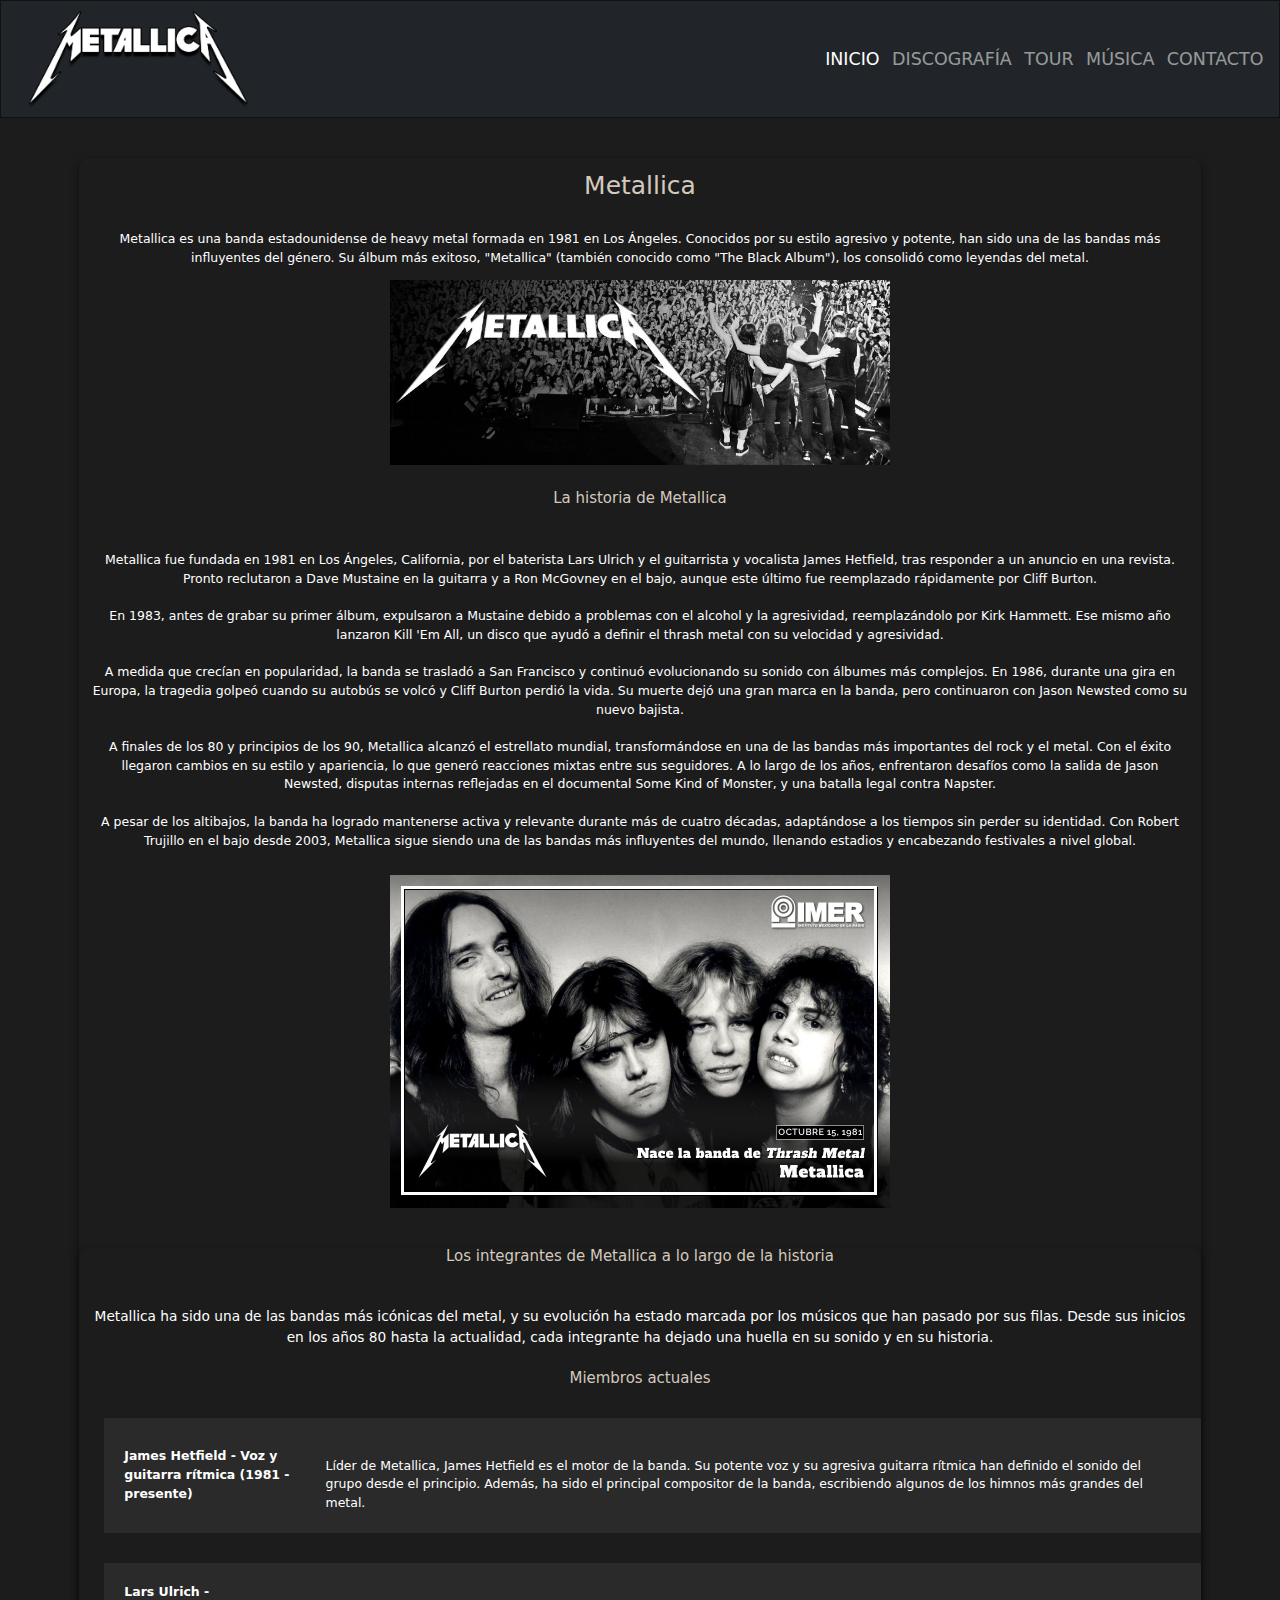
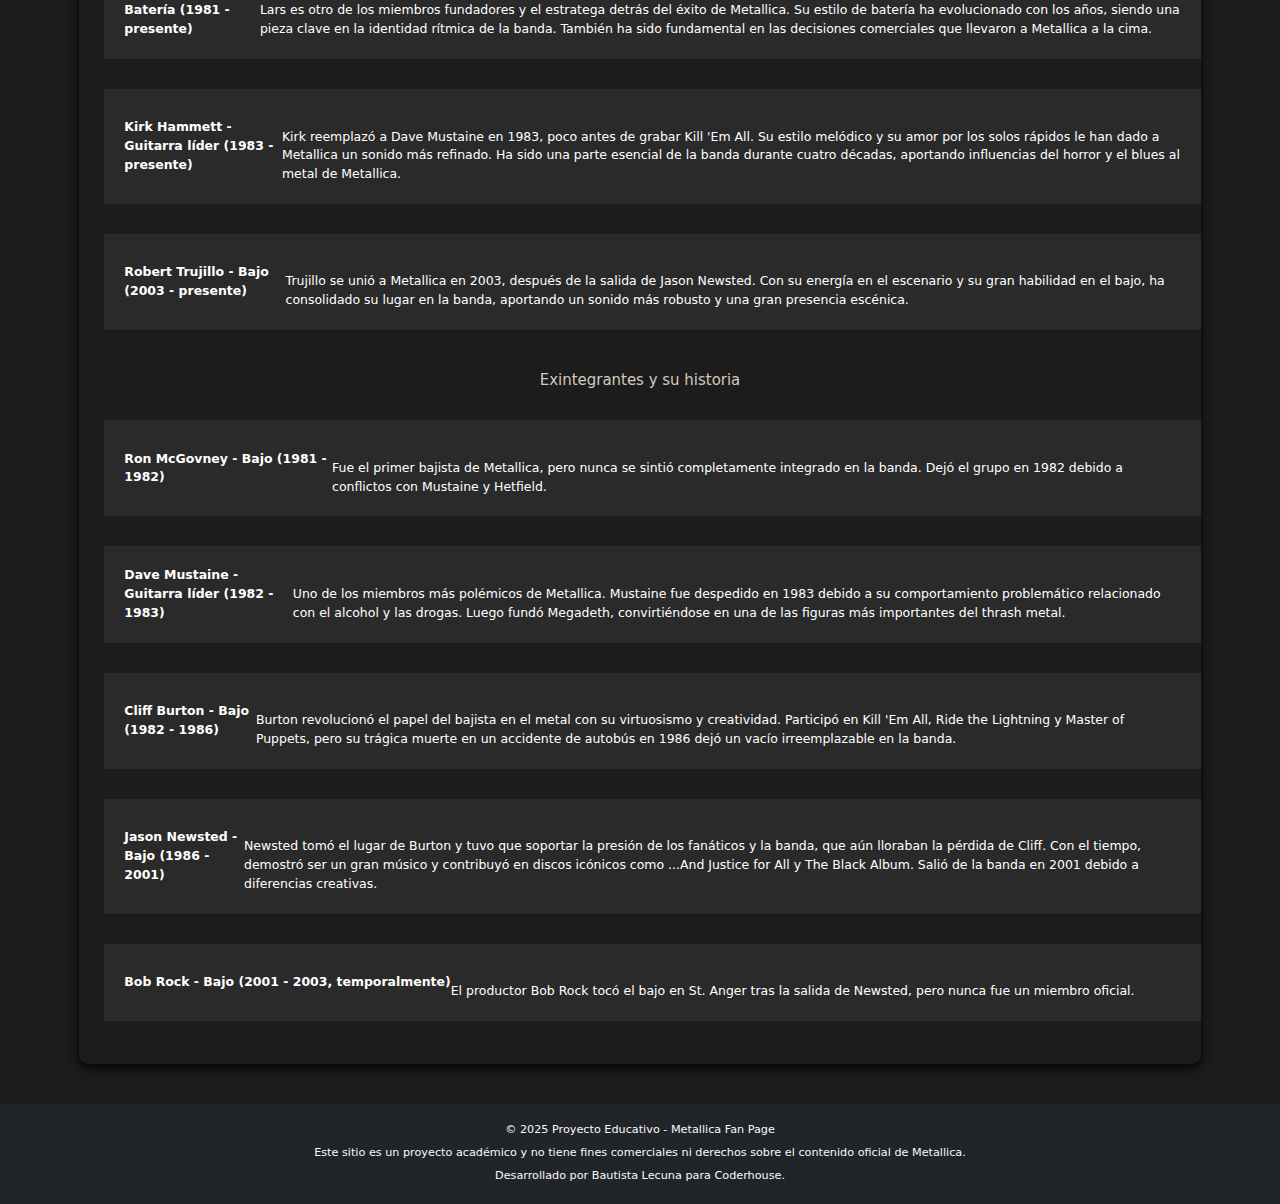
<file: index.html>
<!DOCTYPE html>
<html lang="en">
<head>
    <meta charset="UTF-8">
    <meta name="viewport" content="width=device-width, initial-scale=1">    
    <meta name="author" content="Bautista Lecuna">
    <meta name="description" content="Sitio web hecho para Coderhouse">
    <title>Metallica</title>

    <link href="https://cdn.jsdelivr.net/npm/bootstrap@5.3.3/dist/css/bootstrap.min.css" rel="stylesheet">

    <link rel="stylesheet" href="css/style.css">
</head>
<body>
    <header>
        <nav class="navbar navbar-expand-lg navbar-dark bg-dark">
            <div class="container-fluid">
                <a class="navbar-brand" href="index.html">
                    <img src="mdia/metlic.png" alt="MetallicaLogo" width="180" style="height:auto;">
                </a>
                <button class="navbar-toggler" type="button" data-bs-toggle="collapse" data-bs-target="#navbarMetallica" aria-controls="navbarMetallica" aria-expanded="false" aria-label="Toggle navigation">
                    <span class="navbar-toggler-icon"></span>
                </button>
                <div class="collapse navbar-collapse" id="navbarMetallica">
                    <ul class="navbar-nav ms-auto mb-2 mb-lg-0">
                        <li class="nav-item">
                            <a class="nav-link active" aria-current="page" href="index.html">INICIO</a>
                        </li>
                        <li class="nav-item">
                            <a class="nav-link" href="pages/discografia.html">DISCOGRAFÍA</a>
                        </li>
                        <li class="nav-item">
                            <a class="nav-link" href="pages/tour.html">TOUR</a>
                        </li>
                        <li class="nav-item">
                            <a class="nav-link" href="pages/music.html">MÚSICA</a>
                        </li>
                        <li class="nav-item">
                            <a class="nav-link" href="pages/contact.html">CONTACTO</a>
                        </li>
                    </ul>
                </div>
            </div>
        </nav>
    </header>

    <main>
        <div class="container">
            <section class="Metallica">
                <div class="Metallica1_mb-4">
                    <h1>Metallica</h1>
                    <p>
                        Metallica es una banda estadounidense de heavy metal formada en 1981 en Los Ángeles. Conocidos por su estilo agresivo y potente, han sido una de las bandas más influyentes del género. Su álbum más exitoso, "Metallica" (también conocido como "The Black Album"), los consolidó como leyendas del metal.
                    </p>
                    <img src="mdia/mtlbanner.jpg" alt="Metallica Banner" class="img-fluid my-3">
                </div>
                <div class="HistoriaMetallica_mb-4">
                    <h2>La historia de Metallica</h2>
                    <p>
                        Metallica fue fundada en 1981 en Los Ángeles, California, por el baterista Lars Ulrich y el guitarrista y vocalista James Hetfield, tras responder a un anuncio en una revista. Pronto reclutaron a Dave Mustaine en la guitarra y a Ron McGovney en el bajo, aunque este último fue reemplazado rápidamente por Cliff Burton.
                        <br><br>
                        En 1983, antes de grabar su primer álbum, expulsaron a Mustaine debido a problemas con el alcohol y la agresividad, reemplazándolo por Kirk Hammett. Ese mismo año lanzaron Kill 'Em All, un disco que ayudó a definir el thrash metal con su velocidad y agresividad.
                        <br><br>
                        A medida que crecían en popularidad, la banda se trasladó a San Francisco y continuó evolucionando su sonido con álbumes más complejos. En 1986, durante una gira en Europa, la tragedia golpeó cuando su autobús se volcó y Cliff Burton perdió la vida. Su muerte dejó una gran marca en la banda, pero continuaron con Jason Newsted como su nuevo bajista.
                        <br><br>
                        A finales de los 80 y principios de los 90, Metallica alcanzó el estrellato mundial, transformándose en una de las bandas más importantes del rock y el metal. Con el éxito llegaron cambios en su estilo y apariencia, lo que generó reacciones mixtas entre sus seguidores. A lo largo de los años, enfrentaron desafíos como la salida de Jason Newsted, disputas internas reflejadas en el documental Some Kind of Monster, y una batalla legal contra Napster.
                        <br><br>
                        A pesar de los altibajos, la banda ha logrado mantenerse activa y relevante durante más de cuatro décadas, adaptándose a los tiempos sin perder su identidad. Con Robert Trujillo en el bajo desde 2003, Metallica sigue siendo una de las bandas más influyentes del mundo, llenando estadios y encabezando festivales a nivel global.
                    </p>
                    <img src="mdia/OctubreMetallica.jpg" alt="Octubre Metallica" class="img-fluid my-3">
                </div>
                <div class="integrantes">
                    <h3>Los integrantes de Metallica a lo largo de la historia</h3>
                    <p>
                        Metallica ha sido una de las bandas más icónicas del metal, y su evolución ha estado marcada por los músicos que han pasado por sus filas. Desde sus inicios en los años 80 hasta la actualidad, cada integrante ha dejado una huella en su sonido y en su historia.
                    </p>
                    <h4>Miembros actuales</h4>
                    <ol>
                        <li>
                            <strong>James Hetfield - Voz y guitarra rítmica (1981 - presente)</strong><br>
                            Líder de Metallica, James Hetfield es el motor de la banda. Su potente voz y su agresiva guitarra rítmica han definido el sonido del grupo desde el principio. Además, ha sido el principal compositor de la banda, escribiendo algunos de los himnos más grandes del metal.
                        </li>
                        <li>
                            <strong>Lars Ulrich - Batería (1981 - presente)</strong><br>
                            Lars es otro de los miembros fundadores y el estratega detrás del éxito de Metallica. Su estilo de batería ha evolucionado con los años, siendo una pieza clave en la identidad rítmica de la banda. También ha sido fundamental en las decisiones comerciales que llevaron a Metallica a la cima.
                        </li>
                        <li>
                            <strong>Kirk Hammett - Guitarra líder (1983 - presente)</strong><br>
                            Kirk reemplazó a Dave Mustaine en 1983, poco antes de grabar Kill 'Em All. Su estilo melódico y su amor por los solos rápidos le han dado a Metallica un sonido más refinado. Ha sido una parte esencial de la banda durante cuatro décadas, aportando influencias del horror y el blues al metal de Metallica.
                        </li>
                        <li>
                            <strong>Robert Trujillo - Bajo (2003 - presente)</strong><br>
                            Trujillo se unió a Metallica en 2003, después de la salida de Jason Newsted. Con su energía en el escenario y su gran habilidad en el bajo, ha consolidado su lugar en la banda, aportando un sonido más robusto y una gran presencia escénica.
                        </li>
                    </ol>
                    <h5>Exintegrantes y su historia</h5>
                    <ol>
                        <li>
                            <strong>Ron McGovney - Bajo (1981 - 1982)</strong><br>
                            Fue el primer bajista de Metallica, pero nunca se sintió completamente integrado en la banda. Dejó el grupo en 1982 debido a conflictos con Mustaine y Hetfield.
                        </li>
                        <li>
                            <strong>Dave Mustaine - Guitarra líder (1982 - 1983)</strong><br>
                            Uno de los miembros más polémicos de Metallica. Mustaine fue despedido en 1983 debido a su comportamiento problemático relacionado con el alcohol y las drogas. Luego fundó Megadeth, convirtiéndose en una de las figuras más importantes del thrash metal.
                        </li>
                        <li>
                            <strong>Cliff Burton - Bajo (1982 - 1986)</strong><br>
                            Burton revolucionó el papel del bajista en el metal con su virtuosismo y creatividad. Participó en Kill 'Em All, Ride the Lightning y Master of Puppets, pero su trágica muerte en un accidente de autobús en 1986 dejó un vacío irreemplazable en la banda.
                        </li>
                        <li>
                            <strong>Jason Newsted - Bajo (1986 - 2001)</strong><br>
                            Newsted tomó el lugar de Burton y tuvo que soportar la presión de los fanáticos y la banda, que aún lloraban la pérdida de Cliff. Con el tiempo, demostró ser un gran músico y contribuyó en discos icónicos como ...And Justice for All y The Black Album. Salió de la banda en 2001 debido a diferencias creativas.
                        </li>
                        <li>
                            <strong>Bob Rock - Bajo (2001 - 2003, temporalmente)</strong><br>
                            El productor Bob Rock tocó el bajo en St. Anger tras la salida de Newsted, pero nunca fue un miembro oficial.
                        </li>
                    </ol>
                </div>
            </section>
        </div>
    </main>
    
    <footer class="bg-dark text-light text-center py-3 mt-4">
        <p>© 2025 Proyecto Educativo - Metallica Fan Page</p>
        <p>Este sitio es un proyecto académico y no tiene fines comerciales ni derechos sobre el contenido oficial de Metallica.</p>
        <p>Desarrollado por Bautista Lecuna para Coderhouse.</p>
    </footer>
    <script src="https://cdn.jsdelivr.net/npm/bootstrap@5.3.3/dist/js/bootstrap.bundle.min.js"></script>
</body>
</html>
</file>
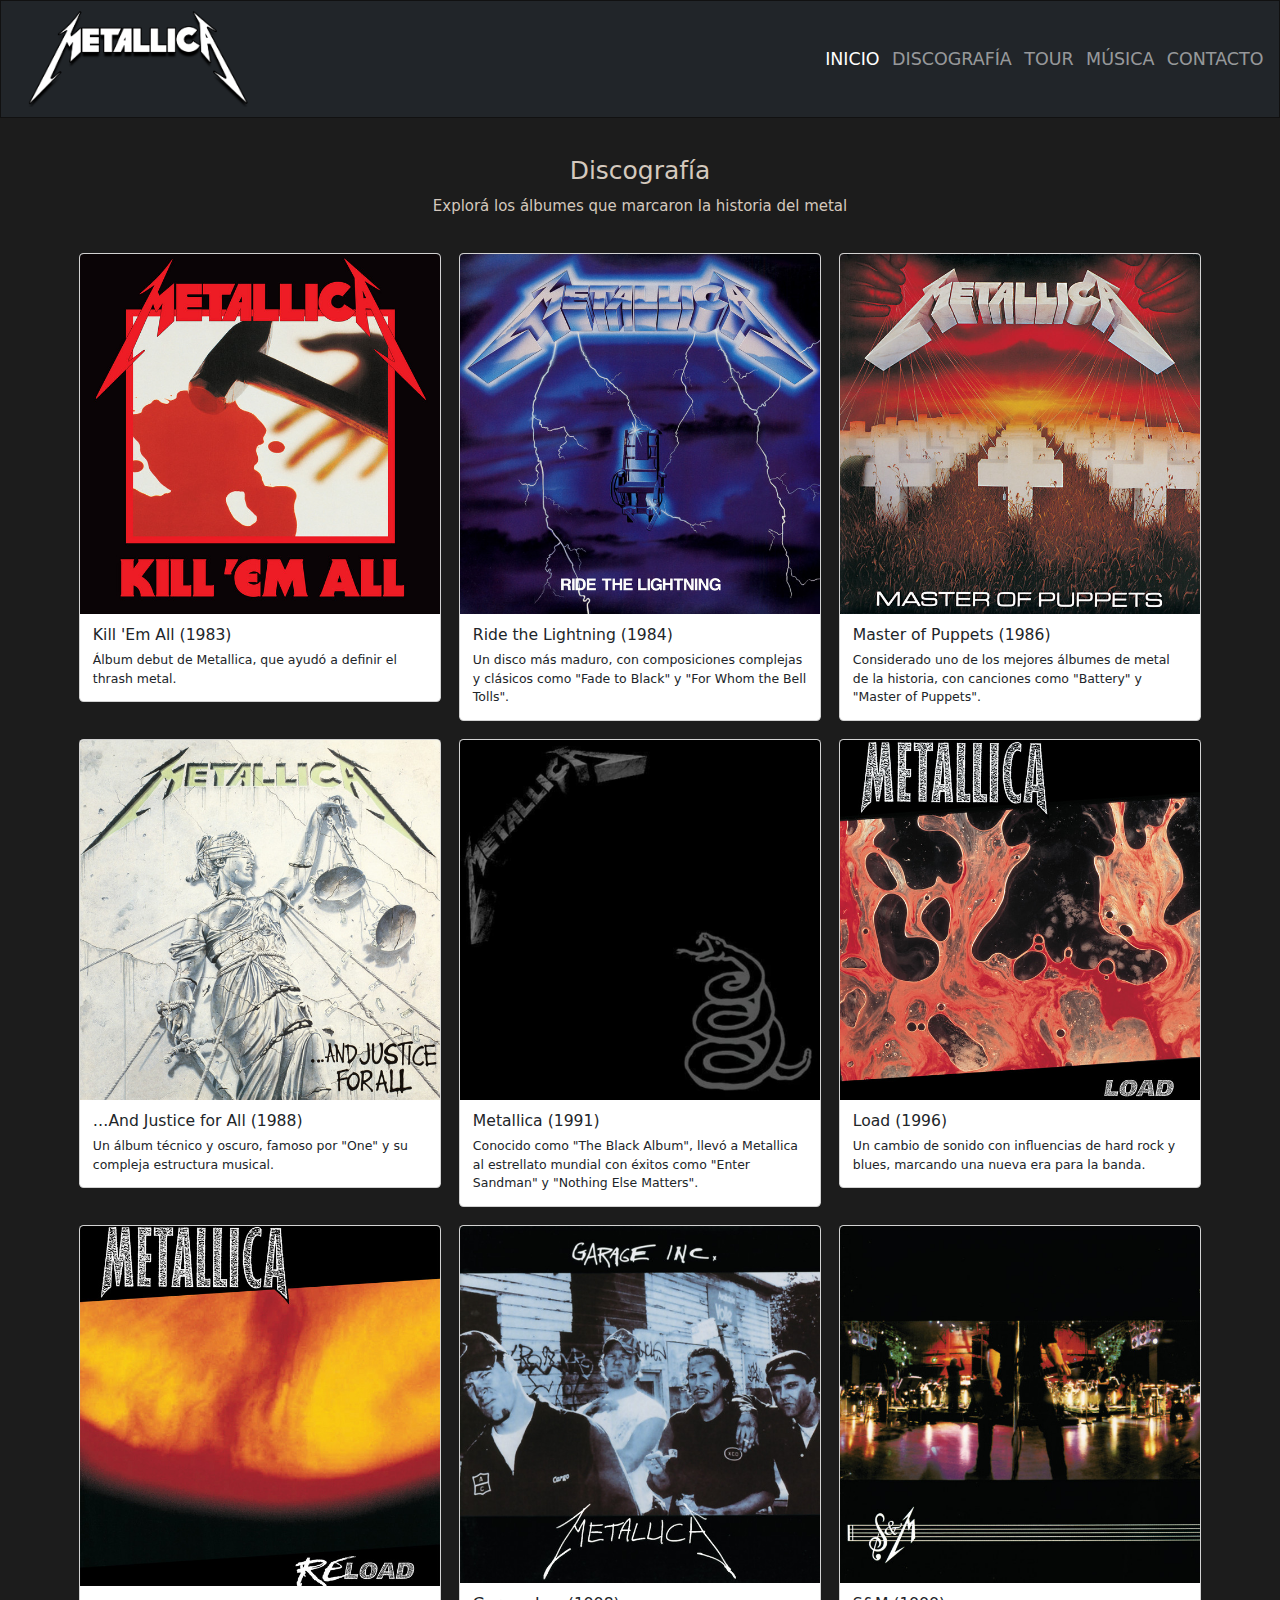
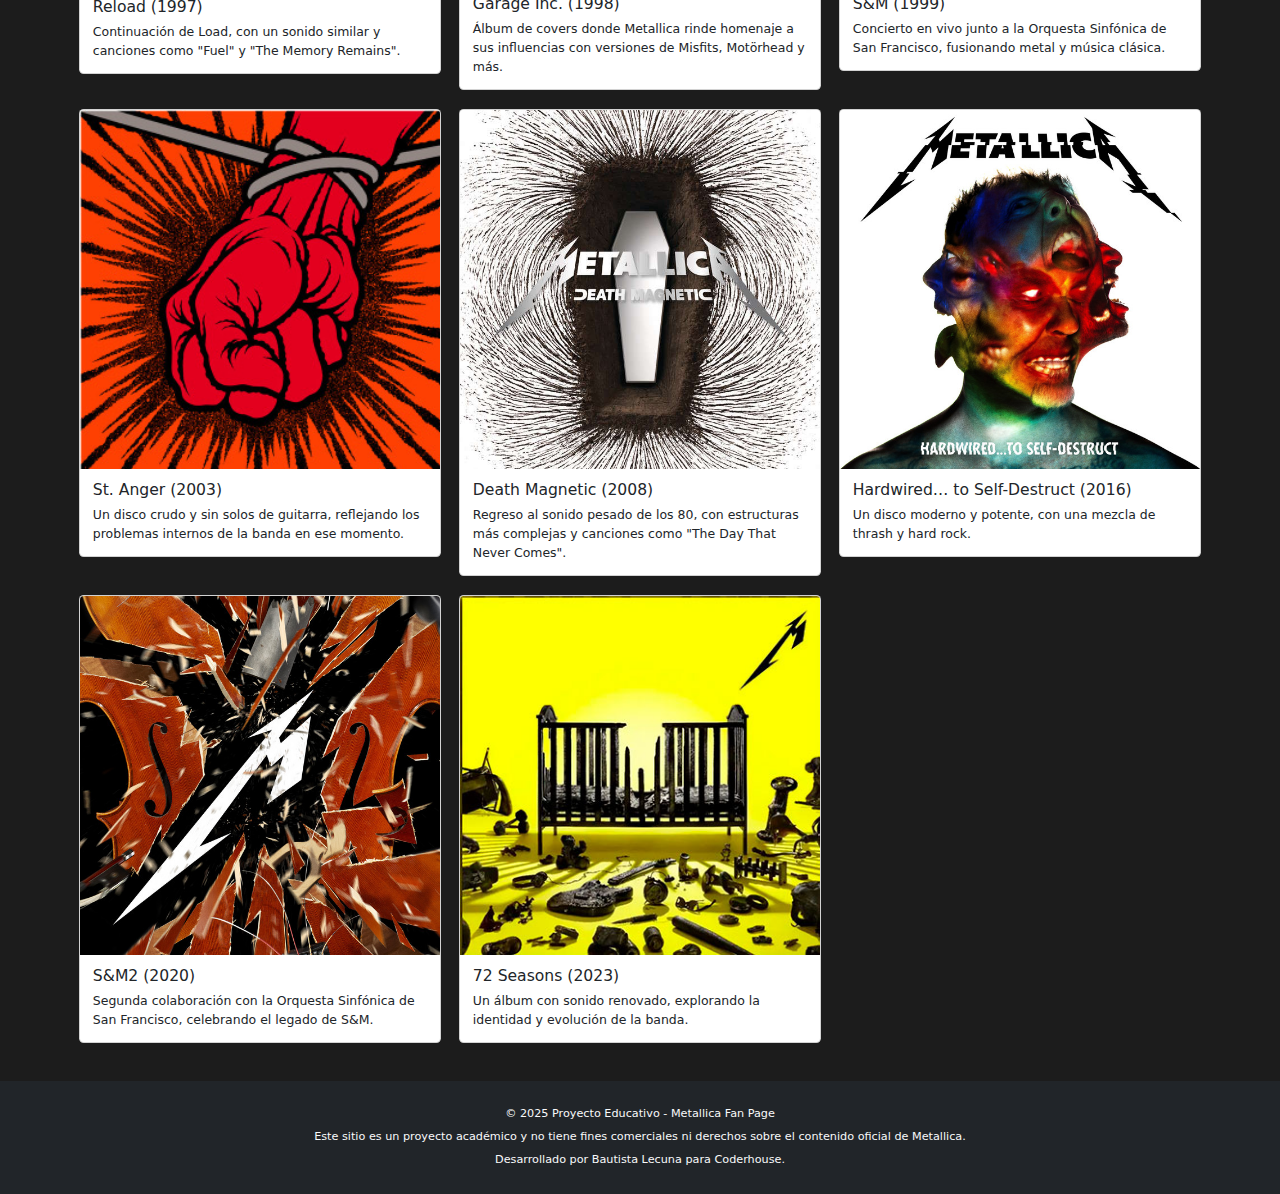
<file: pages/discografia.html>
<!DOCTYPE html>
<html lang="en">
<head>
    <meta charset="UTF-8">
    <meta name="viewport" content="width=device-width, initial-scale=1.0">
    <title>Metallica</title>
    <link rel="stylesheet" href="../css/style.css">
    <link href="https://cdn.jsdelivr.net/npm/bootstrap@5.3.3/dist/css/bootstrap.min.css" rel="stylesheet">
</head>
<body>
    <header>
      <nav class="navbar navbar-expand-lg navbar-dark bg-dark">
        <div class="container-fluid">
          <a class="navbar-brand" href="../index.html">
            <img src="../mdia/metlic.png" alt="MetallicaLogo" width="180">
          </a>
          <button class="navbar-toggler" type="button" data-bs-toggle="collapse" data-bs-target="#navbarMetallica" aria-controls="navbarMetallica" aria-expanded="false" aria-label="Toggle navigation">
            <span class="navbar-toggler-icon"></span>
          </button>
          <div class="collapse navbar-collapse" id="navbarMetallica">
            <ul class="navbar-nav ms-auto mb-2 mb-lg-0">
              <li class="nav-item">
                <a class="nav-link active" aria-current="page" href="../index.html">INICIO</a>
              </li>
              <li class="nav-item">
                <a class="nav-link" href="discografia.html">DISCOGRAFÍA</a>
              </li>
              <li class="nav-item">
                <a class="nav-link" href="tour.html">TOUR</a>
              </li>
              <li class="nav-item">
                <a class="nav-link" href="music.html">MÚSICA</a>
              </li>
              <li class="nav-item">
                <a class="nav-link" href="contact.html">CONTACTO</a>
              </li>
            </ul>
          </div>
        </div>
      </nav>
    </header>

    <main class="container my-5">
        <section>
            <h1 class="mb-3">Discografía</h1>
            <h2 class="mb-5">Explorá los álbumes que marcaron la historia del metal</h2>
            <div class="row row-cols-1 row-cols-md-3 g-4">

                <div class="col">
                    <div class="card">
                        <img src="../mdia/kill_em_all.jpg" class="card-img-top" alt="KillEmAll">
                        <div class="card-body">
                            <h5 class="card-title">Kill 'Em All (1983)</h5>
                            <p class="card-text">Álbum debut de Metallica, que ayudó a definir el thrash metal.</p>
                        </div>
                    </div>
                </div>

                <div class="col">
                    <div class="card">
                        <img src="../mdia/Ride_the_lighting.jpg" class="card-img-top" alt="RideTheLightning">
                        <div class="card-body">
                            <h5 class="card-title">Ride the Lightning (1984)</h5>
                            <p class="card-text">Un disco más maduro, con composiciones complejas y clásicos como "Fade to Black" y "For Whom the Bell Tolls".</p>
                        </div>
                    </div>
                </div>

                <div class="col">
                    <div class="card">
                        <img src="../mdia/Master_of_puppets.jpg" class="card-img-top" alt="MasterOfPuppets">
                        <div class="card-body">
                            <h5 class="card-title">Master of Puppets (1986)</h5>
                            <p class="card-text">Considerado uno de los mejores álbumes de metal de la historia, con canciones como "Battery" y "Master of Puppets".</p>
                        </div>
                    </div>
                </div>

                <div class="col">
                    <div class="card">
                        <img src="../mdia/And_justice_for_all.jpg" class="card-img-top" alt="JusticeForAll">
                        <div class="card-body">
                            <h5 class="card-title">…And Justice for All (1988)</h5>
                            <p class="card-text">Un álbum técnico y oscuro, famoso por "One" y su compleja estructura musical.</p>
                        </div>
                    </div>
                </div>

                <div class="col">
                    <div class="card">
                        <img src="../mdia/Metallica.jpg" class="card-img-top" alt="BlackAlbum">
                        <div class="card-body">
                            <h5 class="card-title">Metallica (1991)</h5>
                            <p class="card-text">Conocido como "The Black Album", llevó a Metallica al estrellato mundial con éxitos como "Enter Sandman" y "Nothing Else Matters".</p>
                        </div>
                    </div>
                </div>

                <div class="col">
                    <div class="card">
                        <img src="../mdia/Load.jpg" class="card-img-top" alt="Load">
                        <div class="card-body">
                            <h5 class="card-title">Load (1996)</h5>
                            <p class="card-text">Un cambio de sonido con influencias de hard rock y blues, marcando una nueva era para la banda.</p>
                        </div>
                    </div>
                </div>

                <div class="col">
                    <div class="card">
                        <img src="../mdia/Reload.jpg" class="card-img-top" alt="Reload">
                        <div class="card-body">
                            <h5 class="card-title">Reload (1997)</h5>
                            <p class="card-text">Continuación de Load, con un sonido similar y canciones como "Fuel" y "The Memory Remains".</p>
                        </div>
                    </div>
                </div>

                <div class="col">
                    <div class="card">
                        <img src="../mdia/GarageInc.jpg" class="card-img-top" alt="GarageInc">
                        <div class="card-body">
                            <h5 class="card-title">Garage Inc. (1998)</h5>
                            <p class="card-text">Álbum de covers donde Metallica rinde homenaje a sus influencias con versiones de Misfits, Motörhead y más.</p>
                        </div>
                    </div>
                </div>

                <div class="col">
                    <div class="card">
                        <img src="../mdia/SM.jpg" class="card-img-top" alt="SM">
                        <div class="card-body">
                            <h5 class="card-title">S&M (1999)</h5>
                            <p class="card-text">Concierto en vivo junto a la Orquesta Sinfónica de San Francisco, fusionando metal y música clásica.</p>
                        </div>
                    </div>
                </div>

                <div class="col">
                    <div class="card">
                        <img src="../mdia/StAnger.jpg" class="card-img-top" alt="StAnger">
                        <div class="card-body">
                            <h5 class="card-title">St. Anger (2003)</h5>
                            <p class="card-text">Un disco crudo y sin solos de guitarra, reflejando los problemas internos de la banda en ese momento.</p>
                        </div>
                    </div>
                </div>

                <div class="col">
                    <div class="card">
                        <img src="../mdia/DeathMagnetic.jpg" class="card-img-top" alt="DeathMagnetic">
                        <div class="card-body">
                            <h5 class="card-title">Death Magnetic (2008)</h5>
                            <p class="card-text">Regreso al sonido pesado de los 80, con estructuras más complejas y canciones como "The Day That Never Comes".</p>
                        </div>
                    </div>
                </div>

                <div class="col">
                    <div class="card">
                        <img src="../mdia/Hardwired.jpg" class="card-img-top" alt="Hardwired">
                        <div class="card-body">
                            <h5 class="card-title">Hardwired… to Self-Destruct (2016)</h5>
                            <p class="card-text">Un disco moderno y potente, con una mezcla de thrash y hard rock.</p>
                        </div>
                    </div>
                </div>

                <div class="col">
                    <div class="card">
                        <img src="../mdia/SM2.jpg" class="card-img-top" alt="SM2">
                        <div class="card-body">
                            <h5 class="card-title">S&M2 (2020)</h5>
                            <p class="card-text">Segunda colaboración con la Orquesta Sinfónica de San Francisco, celebrando el legado de S&M.</p>
                        </div>
                    </div>
                </div>

                <div class="col">
                    <div class="card">
                        <img src="../mdia/Seasons.jpg" class="card-img-top" alt="Seasons">
                        <div class="card-body">
                            <h5 class="card-title">72 Seasons (2023)</h5>
                            <p class="card-text">Un álbum con sonido renovado, explorando la identidad y evolución de la banda.</p>
                        </div>
                    </div>
                </div>

            </div>
        </section>
    </main>
    <script src="https://cdn.jsdelivr.net/npm/bootstrap@5.3.3/dist/js/bootstrap.bundle.min.js"></script>
    <footer class="bg-dark text-light text-center py-4 mt-5">
        <p>© 2025 Proyecto Educativo - Metallica Fan Page</p>
        <p>Este sitio es un proyecto académico y no tiene fines comerciales ni derechos sobre el contenido oficial de Metallica.</p>
        <p>Desarrollado por Bautista Lecuna para Coderhouse.</p>
    </footer>
</body>
</html>
</file>
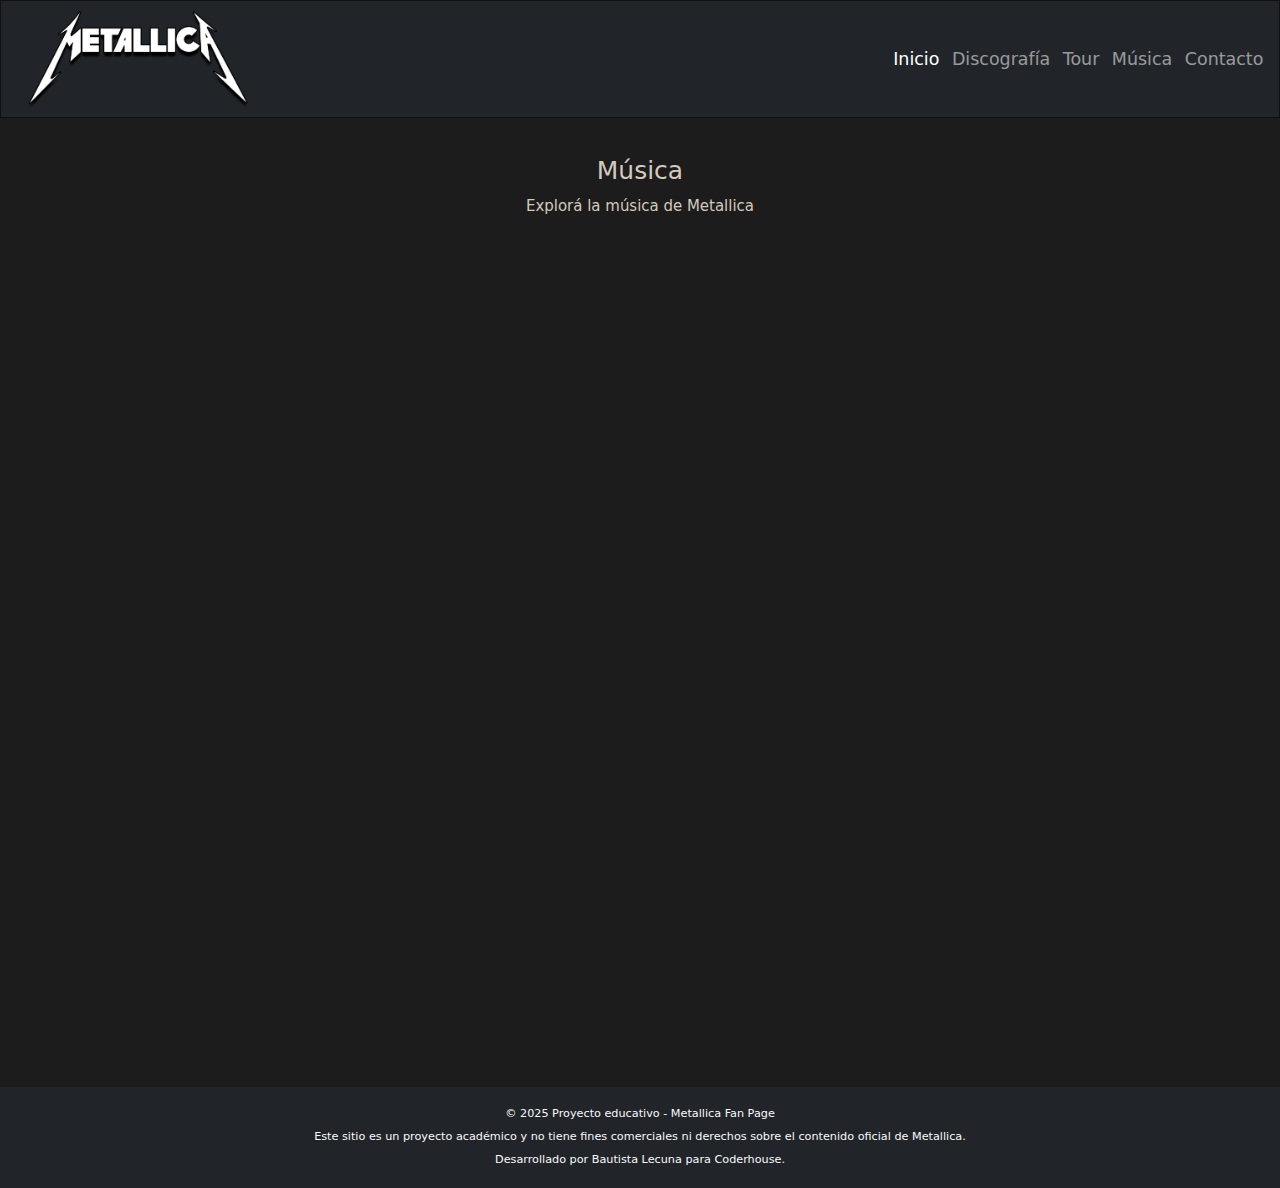
<file: pages/music.html>
<!DOCTYPE html>
<html lang="en">
<head>
  <meta charset="UTF-8">
  <meta name="viewport" content="width=device-width, initial-scale=1.0">
  <title>Metallica</title>
  <link rel="stylesheet" href="../css/style.css">
  <link href="https://cdn.jsdelivr.net/npm/bootstrap@5.3.3/dist/css/bootstrap.min.css" rel="stylesheet">
</head>
<body>
  <header>
    <nav class="navbar navbar-expand-lg navbar-dark bg-dark">
    <div class="container-fluid">
      <a class="navbar-brand" href="../index.html">
      <img src="../mdia/metlic.png" alt="Logo de Metallica" width="180">
      </a>
      <button class="navbar-toggler" type="button" data-bs-toggle="collapse" data-bs-target="#navbarMetallica" aria-controls="navbarMetallica" aria-expanded="false" aria-label="Toggle navigation">
      <span class="navbar-toggler-icon"></span>
      </button>
      <div class="collapse navbar-collapse" id="navbarMetallica">
      <ul class="navbar-nav ms-auto mb-2 mb-lg-0">
        <li class="nav-item">
        <a class="nav-link active" aria-current="page" href="../index.html">Inicio</a>
        </li>
        <li class="nav-item">
        <a class="nav-link" href="discografia.html">Discografía</a>
        </li>
        <li class="nav-item">
        <a class="nav-link" href="tour.html">Tour</a>
        </li>
        <li class="nav-item">
        <a class="nav-link" href="music.html">Música</a>
        </li>
        <li class="nav-item">
        <a class="nav-link" href="contact.html">Contacto</a>
        </li>
      </ul>
      </div>
    </div>
    </nav>
  </header>
  <main class="container my-5">
    <section class="music">
      <h1 class="mb-3">Música</h1>
      <h2 class="mb-4">Explorá la música de Metallica</h2>
      <div class="row mb-4">
        <div class="col-md-3 mb-3">
          <iframe src="https://open.spotify.com/embed/album/1aGapZGHBovnmhwqVNI6JZ?utm_source=generator" width="100%" height="380" title="Kill 'Em All" allow="encrypted-media"></iframe>
        </div>
        <div class="col-md-3 mb-3">
          <iframe src="https://open.spotify.com/embed/album/2Lq2qX3hYhiuPckC8Flj21?utm_source=generator" width="100%" height="380" title="Master of Puppets" allow="encrypted-media"></iframe>
        </div>
        <div class="col-md-3 mb-3">
          <iframe src="https://open.spotify.com/embed/album/6UwjRSX9RQyNgJ3LwYhr9i?utm_source=generator" width="100%" height="380" title="...And Justice for All" allow="encrypted-media"></iframe>
        </div>
        <div class="col-md-3 mb-3">
          <iframe src="https://open.spotify.com/embed/album/6jZ1z25PyF4Yd3kHxt9rl1?utm_source=generator" width="100%" height="380" title="...And Justice for All" allow="encrypted-media"></iframe>
        </div>
      </div>
      <div class="row">
        <div class="col-md-3 mb-3">
          <iframe src="https://open.spotify.com/embed/album/0vshXZYhBkbIoqxyC2fXcF?utm_source=generator" width="100%" height="380" title="Garage Inc." allow="encrypted-media"></iframe>
        </div>
        <div class="col-md-3 mb-3">
          <iframe src="https://open.spotify.com/embed/album/4K5E5mWQbECn9aThu6Xnkx?utm_source=generator" width="100%" height="380" title="Ride the Lightning" allow="encrypted-media"></iframe>
        </div>
        <div class="col-md-3 mb-3">
          <iframe src="https://open.spotify.com/embed/album/7h5xn0Olvx2p0eQcSt1Osy?utm_source=generator" width="100%" height="380" title="Metallica" allow="encrypted-media"></iframe>
        </div>
        <div class="col-md-3 mb-3">
          <iframe src="https://open.spotify.com/embed/album/6ndH0UlQbyCOVqByMXXhdV?utm_source=generator" width="100%" height="380" title="Metallica" allow="encrypted-media"></iframe>
        </div>
      </div>
    </section>
  </main>
  <footer class="bg-dark text-light text-center py-3 mt-5">
    <p>© 2025 Proyecto educativo - Metallica Fan Page</p>
    <p>Este sitio es un proyecto académico y no tiene fines comerciales ni derechos sobre el contenido oficial de Metallica.</p>
    <p>Desarrollado por Bautista Lecuna para Coderhouse.</p>
  </footer>
  <script src="https://cdn.jsdelivr.net/npm/bootstrap@5.3.3/dist/js/bootstrap.bundle.min.js"></script>
</body>
</html>
</file>
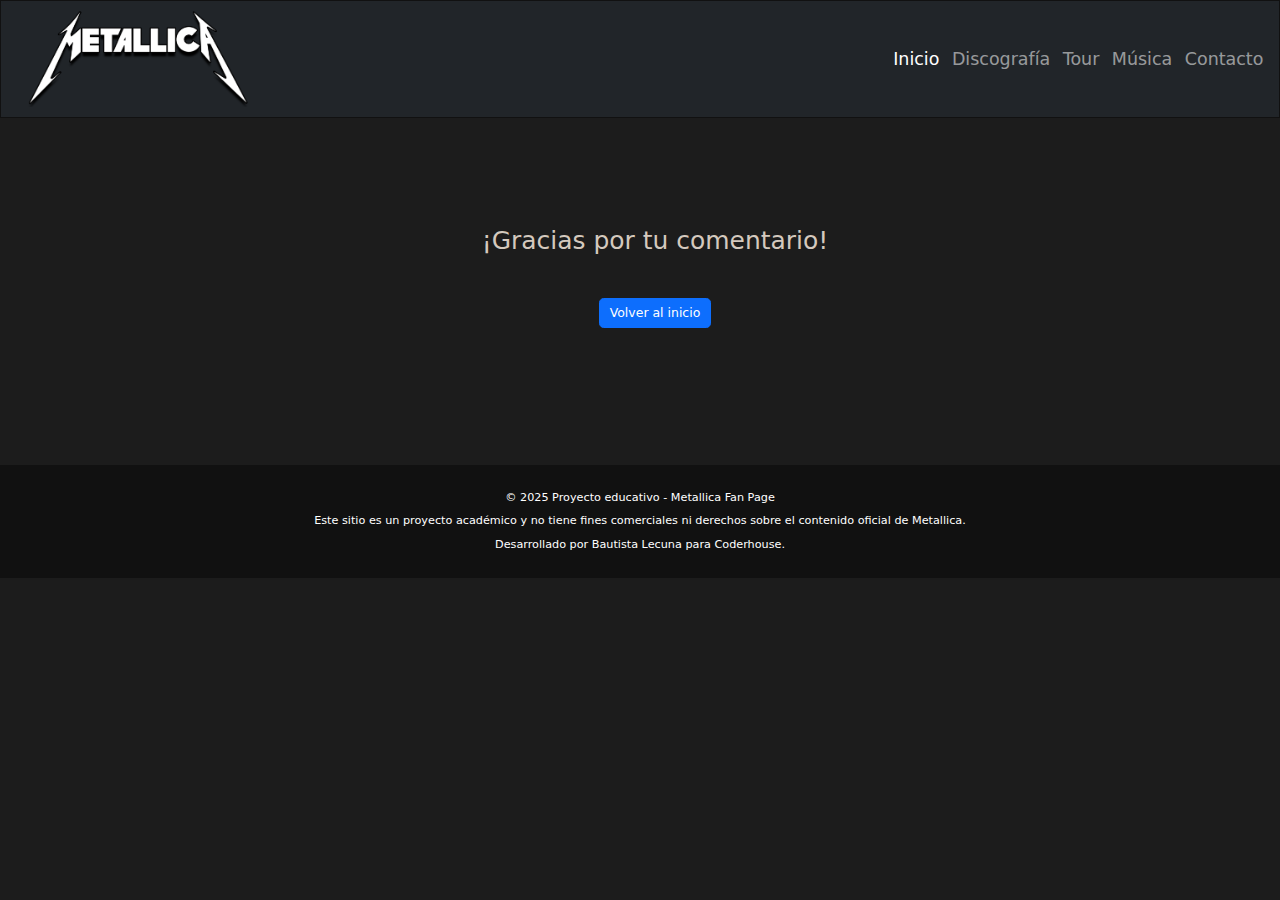
<file: pages/thankyou.html>
<!DOCTYPE html>
<html lang="en">
<head>
  <meta charset="UTF-8">
  <meta name="viewport" content="width=device-width, initial-scale=1.0">
  <title>Metallica</title>
  <link rel="stylesheet" href="../css/style.css">
  <link href="https://cdn.jsdelivr.net/npm/bootstrap@5.3.3/dist/css/bootstrap.min.css" rel="stylesheet">
</head>
<body>
  <header>
    <nav class="navbar navbar-expand-lg navbar-dark bg-dark">
    <div class="container-fluid">
      <a class="navbar-brand" href="../index.html">
      <img src="../mdia/metlic.png" alt="Logo de Metallica" width="180">
      </a>
      <button class="navbar-toggler" type="button" data-bs-toggle="collapse" data-bs-target="#navbarMetallica" aria-controls="navbarMetallica" aria-expanded="false" aria-label="Toggle navigation">
      <span class="navbar-toggler-icon"></span>
      </button>
      <div class="collapse navbar-collapse" id="navbarMetallica">
      <ul class="navbar-nav ms-auto mb-2 mb-lg-0">
        <li class="nav-item">
        <a class="nav-link active" aria-current="page" href="../index.html">Inicio</a>
        </li>
        <li class="nav-item">
        <a class="nav-link" href="discografia.html">Discografía</a>
        </li>
        <li class="nav-item">
        <a class="nav-link" href="tour.html">Tour</a>
        </li>
        <li class="nav-item">
        <a class="nav-link" href="music.html">Música</a>
        </li>
        <li class="nav-item">
        <a class="nav-link" href="contact.html">Contacto</a>
        </li>
      </ul>
      </div>
    </div>
    </nav>
  </header>

  <main>
    <section class="comentario text-center my-5">
      <h1>¡Gracias por tu comentario!</h1>
      <a href="../index.html" class="btn btn-primary mt-3">Volver al inicio</a>
    </section>
  </main>
  
  <footer class="text-center py-4">
    <p>© 2025 Proyecto educativo - Metallica Fan Page</p>
    <p>Este sitio es un proyecto académico y no tiene fines comerciales ni derechos sobre el contenido oficial de Metallica.</p>
    <p>Desarrollado por Bautista Lecuna para Coderhouse.</p>
  </footer>
  <script src="https://cdn.jsdelivr.net/npm/bootstrap@5.3.3/dist/js/bootstrap.bundle.min.js"></script>
</body>
</html>
</file>
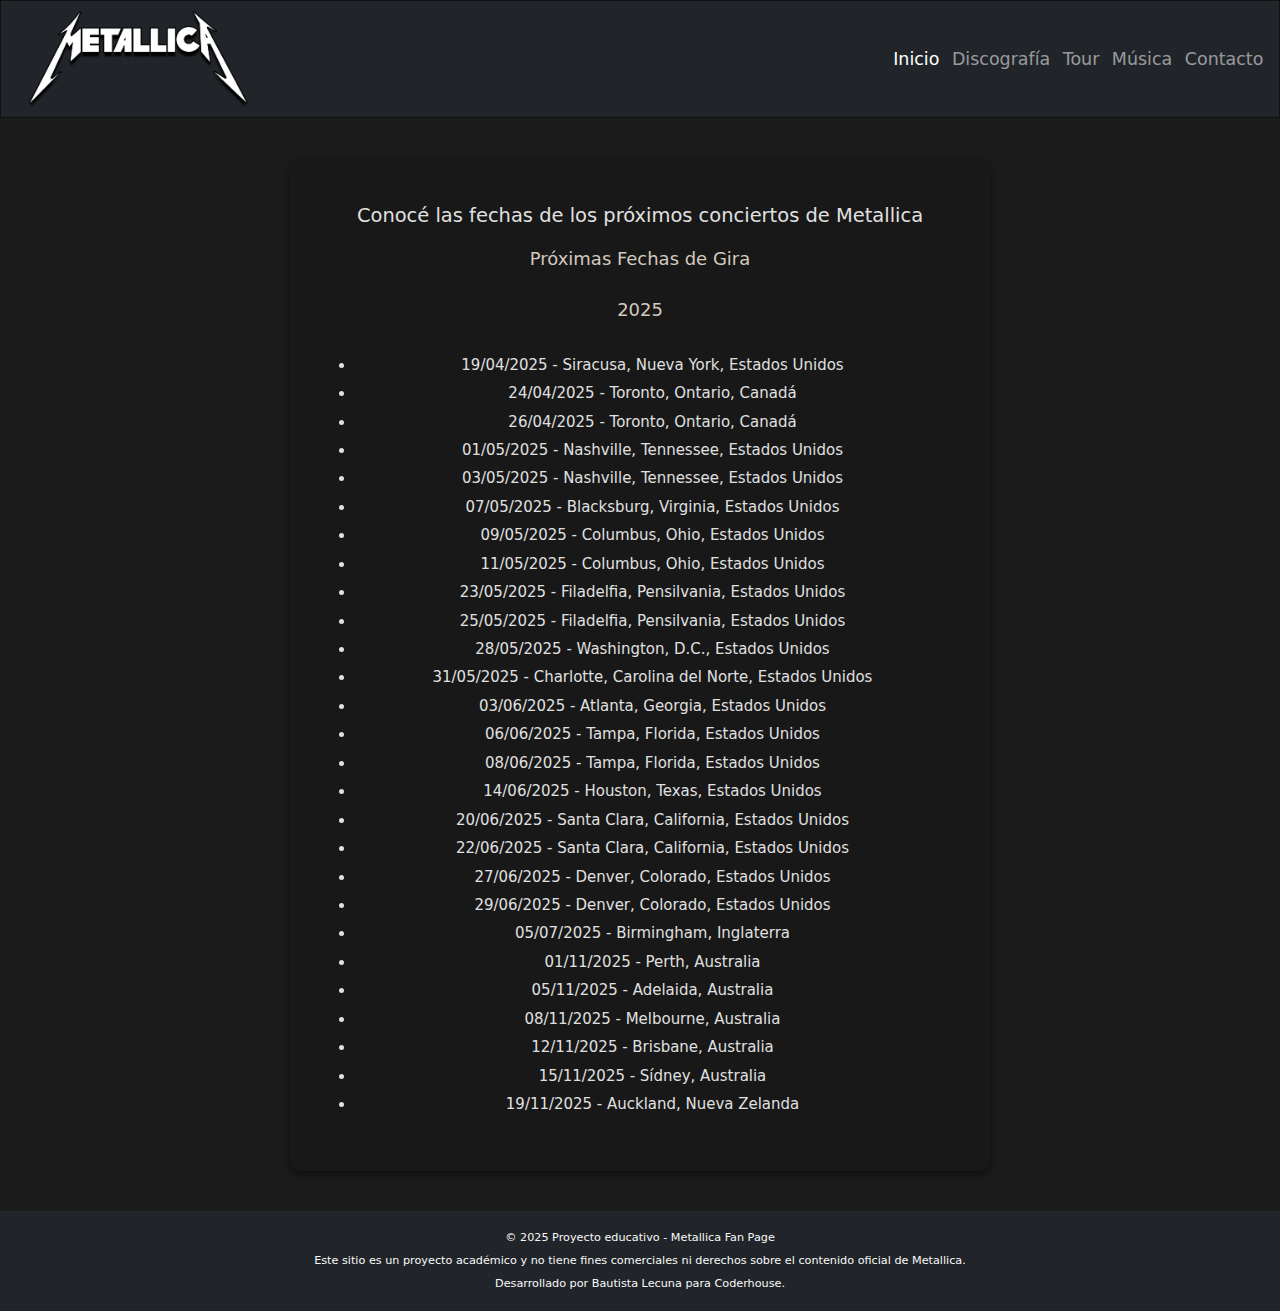
<file: pages/tour.html>
<!DOCTYPE html>
<html lang="en">
<head>
  <meta charset="UTF-8">
  <meta name="viewport" content="width=device-width, initial-scale=1.0">
  <title>Metallica - Tour</title>
  <link rel="stylesheet" href="../css/style.css">
  <link href="https://cdn.jsdelivr.net/npm/bootstrap@5.3.3/dist/css/bootstrap.min.css" rel="stylesheet">
</head>
<body>
  <header>
    <nav class="navbar navbar-expand-lg navbar-dark bg-dark">
      <div class="container-fluid">
        <a class="navbar-brand" href="../index.html">
          <img src="../mdia/metlic.png" alt="Metallica Logo" width="180" style="height:auto;">
        </a>
        <button class="navbar-toggler" type="button" data-bs-toggle="collapse" data-bs-target="#navbarMetallica" aria-controls="navbarMetallica" aria-expanded="false" aria-label="Toggle navigation">
          <span class="navbar-toggler-icon"></span>
        </button>
        <div class="collapse navbar-collapse" id="navbarMetallica">
          <ul class="navbar-nav ms-auto mb-2 mb-lg-0">
            <li class="nav-item">
              <a class="nav-link active" aria-current="page" href="../index.html">Inicio</a>
            </li>
            <li class="nav-item">
              <a class="nav-link" href="discografia.html">Discografía</a>
            </li>
            <li class="nav-item">
              <a class="nav-link" href="tour.html">Tour</a>
            </li>
            <li class="nav-item">
              <a class="nav-link" href="music.html">Música</a>
            </li>
            <li class="nav-item">
              <a class="nav-link" href="contact.html">Contacto</a>
            </li>
          </ul>
        </div>
      </div>
    </nav>
  </header>
  
  <main>
    <div class="container">
      <section class="tour">
        <div class="tourr">
          <p class="text-center">Conocé las fechas de los próximos conciertos de Metallica</p>
          <h2 class="text-center">Próximas Fechas de Gira</h2>
          <div class="tour-date">
            <h2 class="text-center">2025</h2>
            <ul>
              <li>19/04/2025 - Siracusa, Nueva York, Estados Unidos</li>
              <li>24/04/2025 - Toronto, Ontario, Canadá</li>
              <li>26/04/2025 - Toronto, Ontario, Canadá</li>
              <li>01/05/2025 - Nashville, Tennessee, Estados Unidos</li>
              <li>03/05/2025 - Nashville, Tennessee, Estados Unidos</li>
              <li>07/05/2025 - Blacksburg, Virginia, Estados Unidos</li>
              <li>09/05/2025 - Columbus, Ohio, Estados Unidos</li>
              <li>11/05/2025 - Columbus, Ohio, Estados Unidos</li>
              <li>23/05/2025 - Filadelfia, Pensilvania, Estados Unidos</li>
              <li>25/05/2025 - Filadelfia, Pensilvania, Estados Unidos</li>
              <li>28/05/2025 - Washington, D.C., Estados Unidos</li>
              <li>31/05/2025 - Charlotte, Carolina del Norte, Estados Unidos</li>
              <li>03/06/2025 - Atlanta, Georgia, Estados Unidos</li>
              <li>06/06/2025 - Tampa, Florida, Estados Unidos</li>
              <li>08/06/2025 - Tampa, Florida, Estados Unidos</li>
              <li>14/06/2025 - Houston, Texas, Estados Unidos</li>
              <li>20/06/2025 - Santa Clara, California, Estados Unidos</li>
              <li>22/06/2025 - Santa Clara, California, Estados Unidos</li>
              <li>27/06/2025 - Denver, Colorado, Estados Unidos</li>
              <li>29/06/2025 - Denver, Colorado, Estados Unidos</li>
              <li>05/07/2025 - Birmingham, Inglaterra</li>
              <li>01/11/2025 - Perth, Australia</li>
              <li>05/11/2025 - Adelaida, Australia</li>
              <li>08/11/2025 - Melbourne, Australia</li>
              <li>12/11/2025 - Brisbane, Australia</li>
              <li>15/11/2025 - Sídney, Australia</li>
              <li>19/11/2025 - Auckland, Nueva Zelanda</li>
            </ul>
          </div>
        </div>    
      </section>
    </div>
  </main>
  
  <footer class="bg-dark text-light text-center py-3 mt-4">
    <p>© 2025 Proyecto educativo - Metallica Fan Page</p>
    <p>Este sitio es un proyecto académico y no tiene fines comerciales ni derechos sobre el contenido oficial de Metallica.</p>
    <p>Desarrollado por Bautista Lecuna para Coderhouse.</p>
  </footer>
  
  <script src="https://cdn.jsdelivr.net/npm/bootstrap@5.3.3/dist/js/bootstrap.bundle.min.js"></script>
</body>
</html>
</file>
<file: css/style.css>
html {
  font-size: 78%;
}

html, body {
  background-color: #1C1C1C !important;
  min-height: 100vh;
  margin: 0;
  padding: 0;
    overflow-x: hidden;
}


header {
  background-color: #111111;
  color: #fff;
  padding: 1px;
  text-align: center;
  font-size: 1.4em;
}
header nav {
  display: flex;
  justify-content: center;
  gap: 30px;
}
header nav a {
  display: inline-block;
  color: #fff;
  text-decoration: none;
  padding: 10px 18px;
  font-size: 1.2em;
  text-align: center;
}

footer {
  background-color: #111111;
  color: white;
  text-align: center;
  padding: 1rem;
}
footer p {
  margin: 0.5rem 0;
  font-size: 0.9rem;
}

.Metallica1_mb-4, .HistoriaMetallica_mb-4 p  {
  text-align: center;
  padding: 1rem;
}

.Metallica, .integrantes, .album, .tourr {
  background-color: #1C1C1C;
  border-radius: 10px;
  box-shadow: 0 4px 8px rgba(0, 0, 0, 0.5);
  margin: 40px auto;
}

.integrantes {
  display: flex;
  flex-direction: column;
  align-items: center;
  margin-bottom: 40px;
}

.integrantes img {
  width: 90%;
  max-width: 300px;
  height: auto;
  margin-top: 20px;
  border-radius: 10px;
}

.integrantes p {
  text-align: center;
  font-size: 1.1em;
  padding: 10px;
}


.album {
  color: #FFFFFF;
  padding: 20px;
  text-align: center;
  background-color: #1a1a1a;
  max-width: 500px;
}

.album .tourr {
  max-width: 1200px;
  margin: 0 auto;
  padding: 20px;
}

.album img {
  width: 300px;
  height: 300px;
  padding: 20px;
}

.tourr {
  background-color: #181818;
  color: #E0E0E0;
  padding: 40px;
  max-width: 700px;
  text-align: center;
  line-height: 1.9;
  font-size: 1.2em;
}
.tourr p {
  font-size: 1.3em;
}

.playlist {
  display: flex;
  flex-direction: row;
  justify-content: center;
  align-items: flex-start;
  gap: 20px;
  padding: 20px;
}

.contact {
  color: #FFFFFF;
  text-decoration: none;
  font-size: 1.2em;
  padding: 20px;
  text-align: center;
}

.comentario {
  color: #c2b4a7;
  padding-left: 30px;
  text-align: center;
  padding-bottom: 100px;
  padding-top: 70px;
}
.comentario a {
  color: white;
}

main h1, main h2,
.integrantes h3, .integrantes h4, .integrantes h5 {
  color: #D4C9BE;
  text-align: center;
  margin-bottom: 30px;
}

main h1 {
  font-size: 3em;
}

main h2, .integrantes h3, .integrantes h4, .integrantes h5 {
  font-size: 4em;
}

.integrantes li {
  display: flex;
  align-items: center;
  margin-bottom: 30px;
  padding: 20px;
  background-color: #2A2A2A;
}

.Metallica img,
.integrantes img,
.album img {
  width: 100%;
  max-width: 500px;
  height: auto;
  margin: 20px auto;
  display: block;
}

/* Para el logo en el header */
header img,
.navbar-brand img {
  width: 220px;
  height: auto;
  display: block;
  margin: 0 auto;
}

@media (max-width: 576px) {
  header img,
  .navbar-brand img {
    width: 120px;
    height: auto;
  }
}
/* Fondo y color de text */
body {
  background-color: #1C1C1C;
  color: #fff;
}

main h1 {
  font-size: 2em;
}

main h2,
.integrantes h3,
.integrantes h4,
.integrantes h5 {
  font-size: 1.2em;
}
</file>
